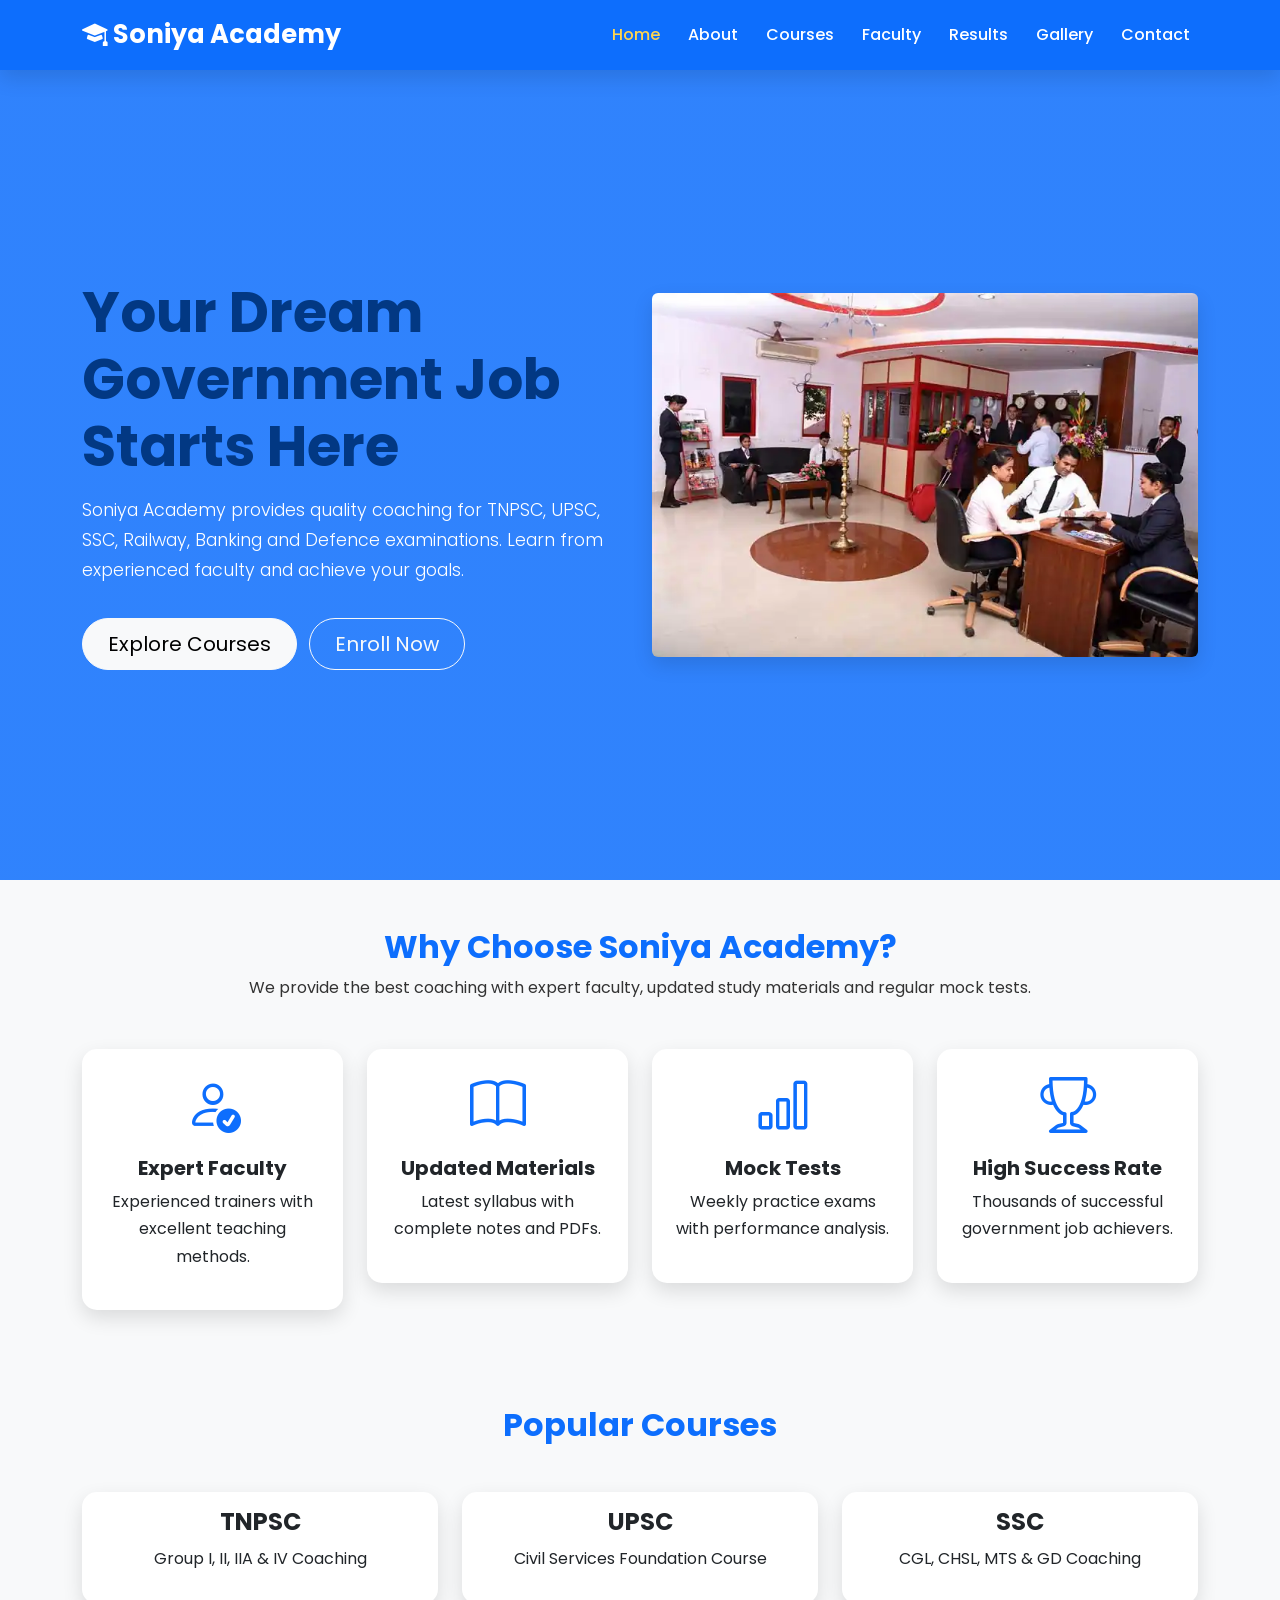
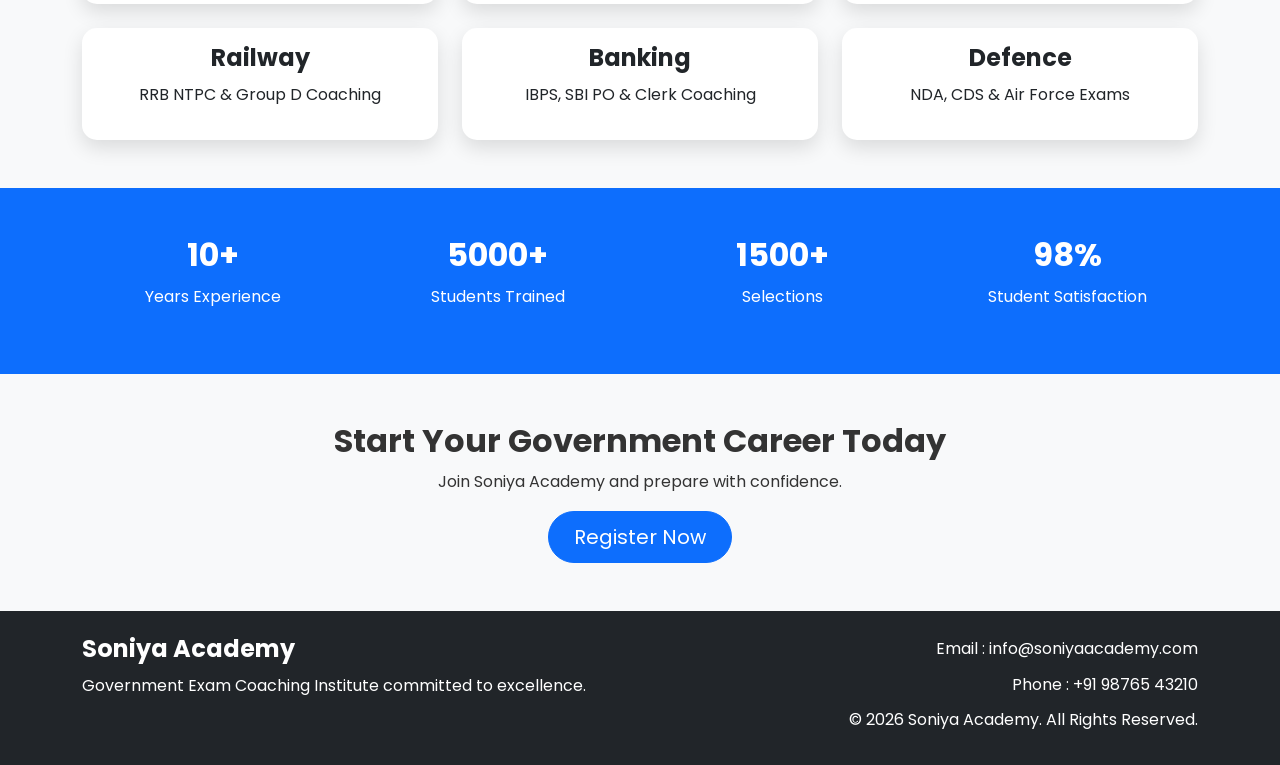
<file: Soniya-Academy-Website-main/Soniya-Academy/index.html>
<!DOCTYPE html>
<html lang="en">
<head>
    <meta charset="UTF-8">
    <meta name="viewport" content="width=device-width, initial-scale=1.0">
    <title>Soniya Academy | Government Exam Coaching</title>

    <!-- Bootstrap CSS -->
    <link href="https://cdn.jsdelivr.net/npm/bootstrap@5.3.3/dist/css/bootstrap.min.css" rel="stylesheet">

    <!-- Bootstrap Icons -->
    <link href="https://cdn.jsdelivr.net/npm/bootstrap-icons@1.11.3/font/bootstrap-icons.css" rel="stylesheet">

    <!-- Custom CSS -->
    <link rel="stylesheet" href="css/style.css">
</head>
<body>

<!-- Navbar -->
<nav class="navbar navbar-expand-lg navbar-dark bg-primary sticky-top shadow">
    <div class="container">
        <a class="navbar-brand fw-bold" href="index.html">
            <i class="bi bi-mortarboard-fill"></i> Soniya Academy
        </a>

        <button class="navbar-toggler" type="button" data-bs-toggle="collapse"
            data-bs-target="#navbarNav">
            <span class="navbar-toggler-icon"></span>
        </button>

        <div class="collapse navbar-collapse" id="navbarNav">
            <ul class="navbar-nav ms-auto">

                <li class="nav-item">
                    <a class="nav-link active" href="index.html">Home</a>
                </li>

                <li class="nav-item">
                    <a class="nav-link" href="about.html">About</a>
                </li>

                <li class="nav-item">
                    <a class="nav-link" href="courses.html">Courses</a>
                </li>

                <li class="nav-item">
                    <a class="nav-link" href="faculty.html">Faculty</a>
                </li>

                <li class="nav-item">
                    <a class="nav-link" href="results.html">Results</a>
                </li>
                <li class="nav-item">
                    <a class="nav-link" href="gallery.html">Gallery</a>
                </li>

                <li class="nav-item">
                    <a class="nav-link" href="contact.html">Contact</a>
                </li>

            </ul>
        </div>
    </div>
</nav>

<!-- Hero Section -->
<section class="hero text-white d-flex align-items-center">
    <div class="container">
        <div class="row align-items-center">

            <div class="col-lg-6">
                <h1 class="display-4 fw-bold">
                    Your Dream Government Job Starts Here
                </h1>

                <p class="lead mt-3">
                    Soniya Academy provides quality coaching for TNPSC,
                    UPSC, SSC, Railway, Banking and Defence examinations.
                    Learn from experienced faculty and achieve your goals.
                </p>

                <a href="courses.html" class="btn btn-light btn-lg mt-3 me-2">
                    Explore Courses
                </a>

                <a href="contact.html" class="btn btn-outline-light btn-lg mt-3">
                    Enroll Now
                </a>

            </div>

            <div class="col-lg-6 text-center">
                <img src="images/summa.jpg"
                    class="img-fluid rounded shadow"
                    alt="Students">
            </div>

        </div>
    </div>
</section>

<!-- About -->
<section class="py-5">
    <div class="container">

        <div class="text-center mb-5">
            <h2 class="fw-bold text-primary">Why Choose Soniya Academy?</h2>
            <p>
                We provide the best coaching with expert faculty,
                updated study materials and regular mock tests.
            </p>
        </div>

        <div class="row text-center">

            <div class="col-md-3">
                <div class="card border-0 shadow p-4">
                    <i class="bi bi-person-check display-4 text-primary"></i>
                    <h5 class="mt-3">Expert Faculty</h5>
                    <p>Experienced trainers with excellent teaching methods.</p>
                </div>
            </div>

            <div class="col-md-3">
                <div class="card border-0 shadow p-4">
                    <i class="bi bi-book display-4 text-primary"></i>
                    <h5 class="mt-3">Updated Materials</h5>
                    <p>Latest syllabus with complete notes and PDFs.</p>
                </div>
            </div>

            <div class="col-md-3">
                <div class="card border-0 shadow p-4">
                    <i class="bi bi-bar-chart display-4 text-primary"></i>
                    <h5 class="mt-3">Mock Tests</h5>
                    <p>Weekly practice exams with performance analysis.</p>
                </div>
            </div>

            <div class="col-md-3">
                <div class="card border-0 shadow p-4">
                    <i class="bi bi-trophy display-4 text-primary"></i>
                    <h5 class="mt-3">High Success Rate</h5>
                    <p>Thousands of successful government job achievers.</p>
                </div>
            </div>

        </div>

    </div>
</section>

<!-- Courses -->
<section class="py-5 bg-light">

<div class="container">

<div class="text-center mb-5">
<h2 class="fw-bold text-primary">Popular Courses</h2>
</div>

<div class="row g-4">

<div class="col-md-4">
<div class="card shadow h-100">
<div class="card-body text-center">
<h4>TNPSC</h4>
<p>Group I, II, IIA & IV Coaching</p>
</div>
</div>
</div>

<div class="col-md-4">
<div class="card shadow h-100">
<div class="card-body text-center">
<h4>UPSC</h4>
<p>Civil Services Foundation Course</p>
</div>
</div>
</div>

<div class="col-md-4">
<div class="card shadow h-100">
<div class="card-body text-center">
<h4>SSC</h4>
<p>CGL, CHSL, MTS & GD Coaching</p>
</div>
</div>
</div>

<div class="col-md-4">
<div class="card shadow h-100">
<div class="card-body text-center">
<h4>Railway</h4>
<p>RRB NTPC & Group D Coaching</p>
</div>
</div>
</div>

<div class="col-md-4">
<div class="card shadow h-100">
<div class="card-body text-center">
<h4>Banking</h4>
<p>IBPS, SBI PO & Clerk Coaching</p>
</div>
</div>
</div>

<div class="col-md-4">
<div class="card shadow h-100">
<div class="card-body text-center">
<h4>Defence</h4>
<p>NDA, CDS & Air Force Exams</p>
</div>
</div>
</div>

</div>

</div>

</section>

<!-- Statistics -->

<section class="py-5 text-white bg-primary">

<div class="container">

<div class="row text-center">

<div class="col-md-3">
<h2>10+</h2>
<p>Years Experience</p>
</div>

<div class="col-md-3">
<h2>5000+</h2>
<p>Students Trained</p>
</div>

<div class="col-md-3">
<h2>1500+</h2>
<p>Selections</p>
</div>

<div class="col-md-3">
<h2>98%</h2>
<p>Student Satisfaction</p>
</div>

</div>

</div>

</section>

<!-- Call to Action -->

<section class="py-5">

<div class="container text-center">

<h2 class="fw-bold">
Start Your Government Career Today
</h2>

<p>
Join Soniya Academy and prepare with confidence.
</p>

<a href="contact.html" class="btn btn-primary btn-lg">
Register Now
</a>

</div>

</section>

<!-- Footer -->

<footer class="bg-dark text-white py-4">

<div class="container">

<div class="row">

<div class="col-md-6">

<h4>Soniya Academy</h4>

<p>
Government Exam Coaching Institute
committed to excellence.
</p>

</div>

<div class="col-md-6 text-md-end">

<p>Email : info@soniyaacademy.com</p>

<p>Phone : +91 98765 43210</p>

<p>© 2026 Soniya Academy. All Rights Reserved.</p>

</div>

</div>

</div>

</footer>

<!-- Bootstrap JS -->

<script src="https://cdn.jsdelivr.net/npm/bootstrap@5.3.3/dist/js/bootstrap.bundle.min.js"></script>

<!-- Custom JS -->

<script src="js/script.js"></script>

</body>
</html>
</file>
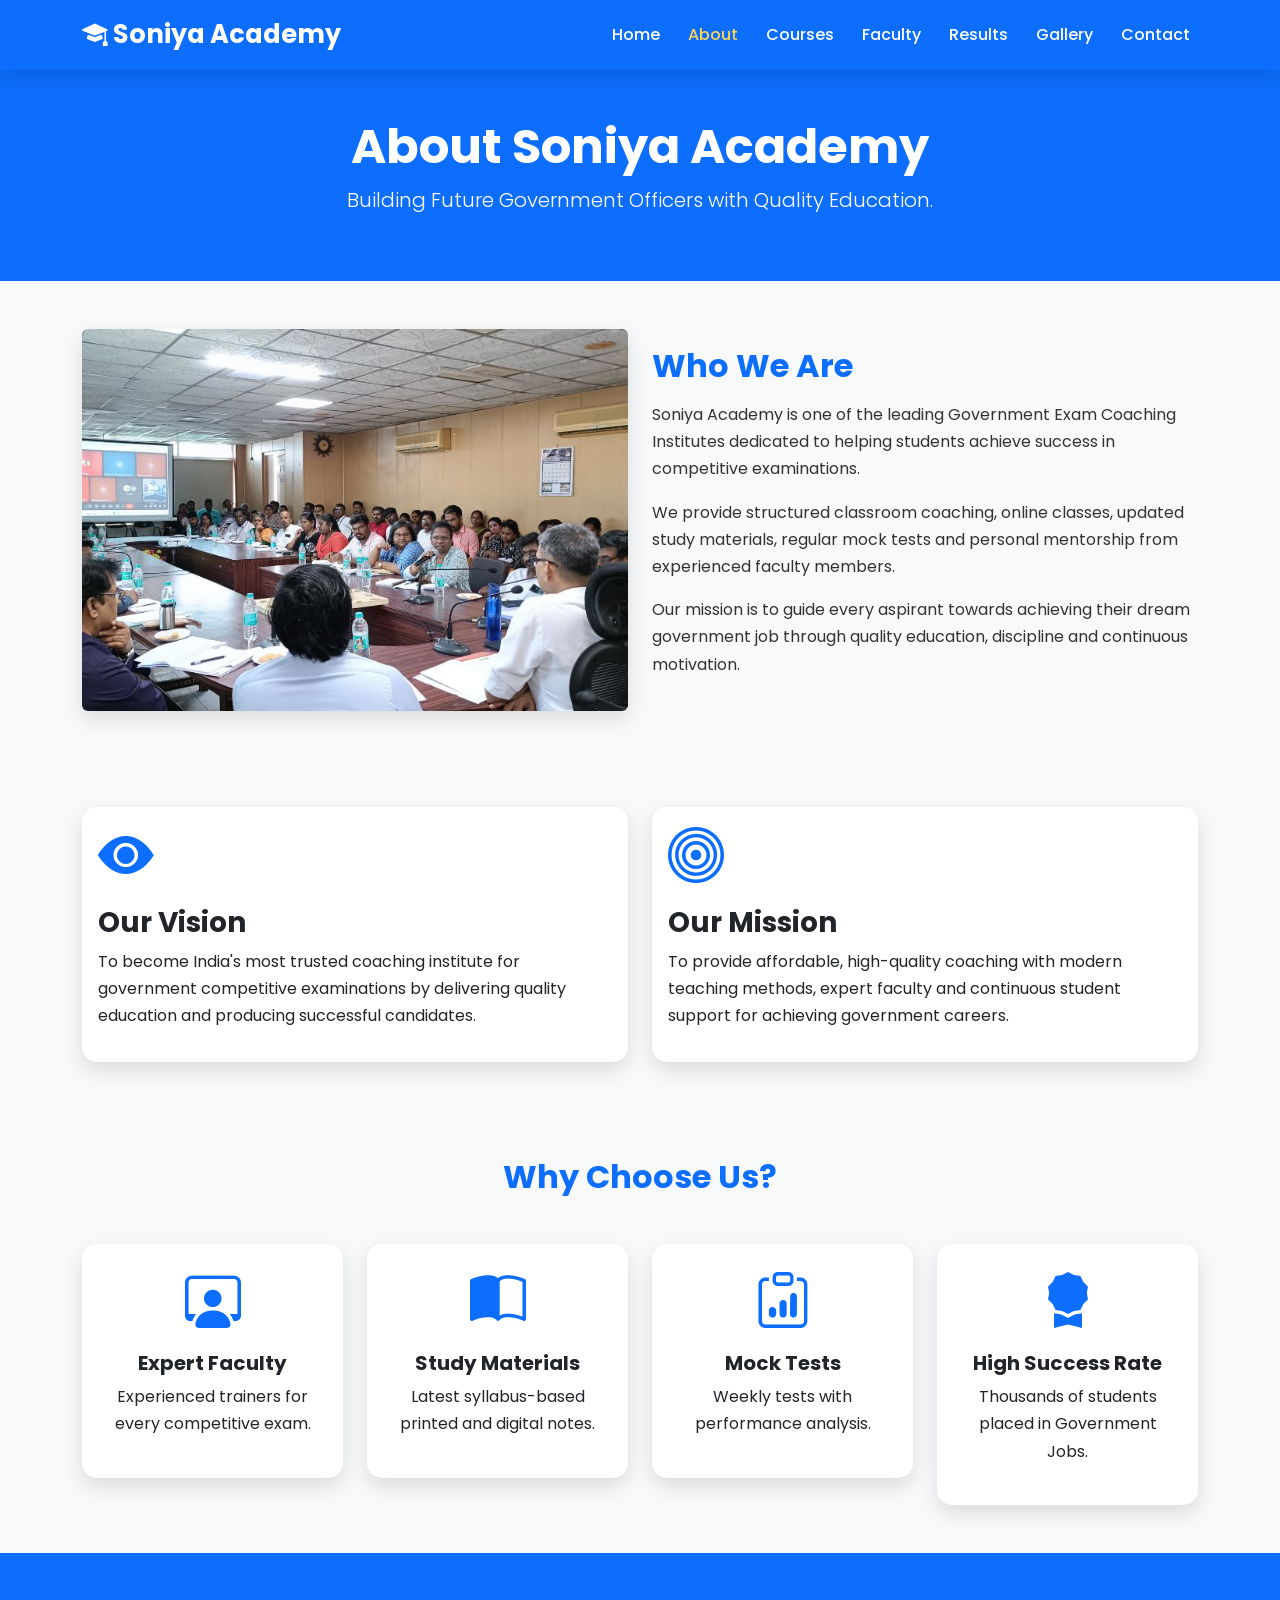
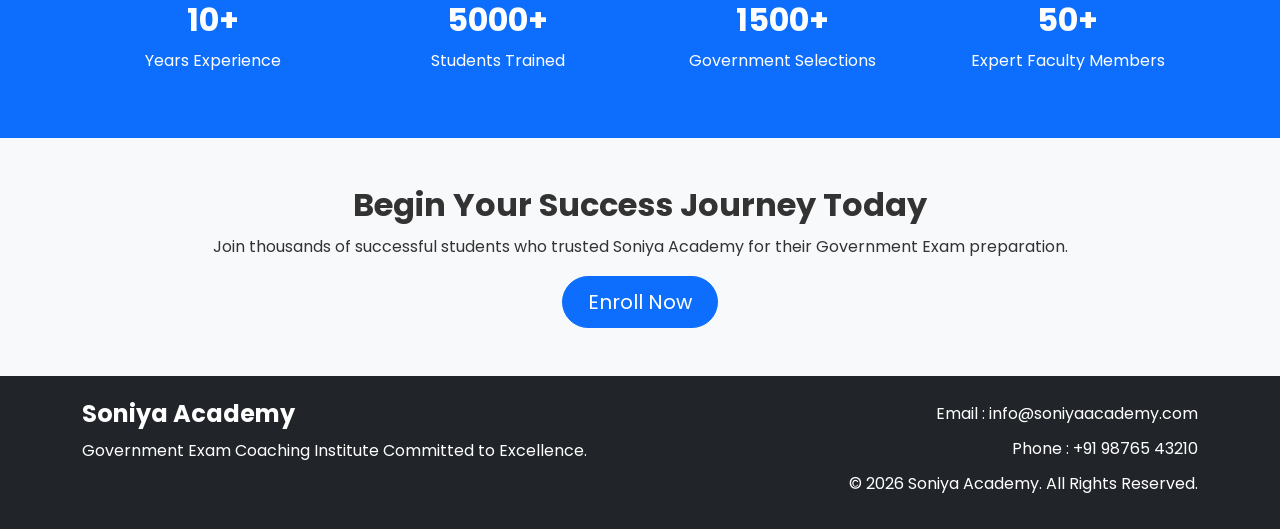
<file: Soniya-Academy-Website-main/Soniya-Academy/about.html>
<!DOCTYPE html>
<html lang="en">
<head>
    <meta charset="UTF-8">
    <meta name="viewport" content="width=device-width, initial-scale=1.0">
    <title>About Us | Soniya Academy</title>

    <!-- Bootstrap CSS -->
    <link href="https://cdn.jsdelivr.net/npm/bootstrap@5.3.3/dist/css/bootstrap.min.css" rel="stylesheet">

    <!-- Bootstrap Icons -->
    <link href="https://cdn.jsdelivr.net/npm/bootstrap-icons@1.11.3/font/bootstrap-icons.css" rel="stylesheet">

    <!-- Custom CSS -->
    <link rel="stylesheet" href="css/style.css">
</head>

<body>

<!-- Navbar -->
<nav class="navbar navbar-expand-lg navbar-dark bg-primary sticky-top shadow">
    <div class="container">

        <a class="navbar-brand fw-bold" href="index.html">
            <i class="bi bi-mortarboard-fill"></i> Soniya Academy
        </a>

        <button class="navbar-toggler" type="button"
            data-bs-toggle="collapse"
            data-bs-target="#navbarNav">

            <span class="navbar-toggler-icon"></span>

        </button>

        <div class="collapse navbar-collapse" id="navbarNav">

            <ul class="navbar-nav ms-auto">

                <li class="nav-item">
                    <a class="nav-link" href="index.html">Home</a>
                </li>

                <li class="nav-item">
                    <a class="nav-link active" href="about.html">About</a>
                </li>

                <li class="nav-item">
                    <a class="nav-link" href="courses.html">Courses</a>
                </li>

                <li class="nav-item">
                    <a class="nav-link" href="faculty.html">Faculty</a>
                </li>

                <li class="nav-item">
                    <a class="nav-link" href="results.html">Results</a>
                </li>
                <li class="nav-item">
                    <a class="nav-link" href="gallery.html">Gallery</a>
                </li>

                <li class="nav-item">
                    <a class="nav-link" href="contact.html">Contact</a>
                </li>

            </ul>

        </div>

    </div>
</nav>

<!-- Page Banner -->
<section class="bg-primary text-white py-5">
    <div class="container text-center">

        <h1 class="display-5 fw-bold">
            About Soniya Academy
        </h1>

        <p class="lead">
            Building Future Government Officers with Quality Education.
        </p>

    </div>
</section>

<!-- About Section -->
<section class="py-5">

<div class="container">

<div class="row align-items-center">

<div class="col-lg-6">

<img src="images/vision1.jpg"
class="img-fluid rounded shadow"
alt="Students">

</div>

<div class="col-lg-6">

<h2 class="text-primary fw-bold mb-3">
Who We Are
</h2>

<p>
Soniya Academy is one of the leading Government Exam Coaching
Institutes dedicated to helping students achieve success in
competitive examinations.
</p>

<p>
We provide structured classroom coaching, online classes,
updated study materials, regular mock tests and personal
mentorship from experienced faculty members.
</p>

<p>
Our mission is to guide every aspirant towards achieving
their dream government job through quality education,
discipline and continuous motivation.
</p>

</div>

</div>

</div>

</section>

<!-- Vision Mission -->

<section class="py-5 bg-light">

<div class="container">

<div class="row">

<div class="col-md-6">

<div class="card shadow border-0 h-100">

<div class="card-body">

<i class="bi bi-eye-fill display-4 text-primary"></i>

<h3 class="mt-3">
Our Vision
</h3>

<p>
To become India's most trusted coaching institute for
government competitive examinations by delivering
quality education and producing successful candidates.
</p>

</div>

</div>

</div>

<div class="col-md-6">

<div class="card shadow border-0 h-100">

<div class="card-body">

<i class="bi bi-bullseye display-4 text-primary"></i>

<h3 class="mt-3">
Our Mission
</h3>

<p>
To provide affordable, high-quality coaching with
modern teaching methods, expert faculty and continuous
student support for achieving government careers.
</p>

</div>

</div>

</div>

</div>

</div>

</section>

<!-- Why Choose Us -->

<section class="py-5">

<div class="container">

<div class="text-center mb-5">

<h2 class="fw-bold text-primary">
Why Choose Us?
</h2>

</div>

<div class="row g-4">

<div class="col-md-3">

<div class="card shadow border-0 text-center p-4">

<i class="bi bi-person-workspace display-4 text-primary"></i>

<h5 class="mt-3">
Expert Faculty
</h5>

<p>
Experienced trainers for every competitive exam.
</p>

</div>

</div>

<div class="col-md-3">

<div class="card shadow border-0 text-center p-4">

<i class="bi bi-book-half display-4 text-primary"></i>

<h5 class="mt-3">
Study Materials
</h5>

<p>
Latest syllabus-based printed and digital notes.
</p>

</div>

</div>

<div class="col-md-3">

<div class="card shadow border-0 text-center p-4">

<i class="bi bi-clipboard-data display-4 text-primary"></i>

<h5 class="mt-3">
Mock Tests
</h5>

<p>
Weekly tests with performance analysis.
</p>

</div>

</div>

<div class="col-md-3">

<div class="card shadow border-0 text-center p-4">

<i class="bi bi-award-fill display-4 text-primary"></i>

<h5 class="mt-3">
High Success Rate
</h5>

<p>
Thousands of students placed in Government Jobs.
</p>

</div>

</div>

</div>

</div>

</section>

<!-- Achievements -->

<section class="py-5 bg-primary text-white">

<div class="container">

<div class="row text-center">

<div class="col-md-3">

<h2>10+</h2>

<p>Years Experience</p>

</div>

<div class="col-md-3">

<h2>5000+</h2>

<p>Students Trained</p>

</div>

<div class="col-md-3">

<h2>1500+</h2>

<p>Government Selections</p>

</div>

<div class="col-md-3">

<h2>50+</h2>

<p>Expert Faculty Members</p>

</div>

</div>

</div>

</section>

<!-- CTA -->

<section class="py-5">

<div class="container text-center">

<h2 class="fw-bold">
Begin Your Success Journey Today
</h2>

<p>
Join thousands of successful students who trusted
Soniya Academy for their Government Exam preparation.
</p>

<a href="contact.html" class="btn btn-primary btn-lg">
Enroll Now
</a>

</div>

</section>

<!-- Footer -->

<footer class="bg-dark text-white py-4">

<div class="container">

<div class="row">

<div class="col-md-6">

<h4>Soniya Academy</h4>

<p>
Government Exam Coaching Institute
Committed to Excellence.
</p>

</div>

<div class="col-md-6 text-md-end">

<p>Email : info@soniyaacademy.com</p>

<p>Phone : +91 98765 43210</p>

<p>© 2026 Soniya Academy. All Rights Reserved.</p>

</div>

</div>

</div>

</footer>

<!-- Bootstrap JS -->

<script src="https://cdn.jsdelivr.net/npm/bootstrap@5.3.3/dist/js/bootstrap.bundle.min.js"></script>

<!-- Custom JS -->

<script src="js/script.js"></script>

</body>
</html>
</file>
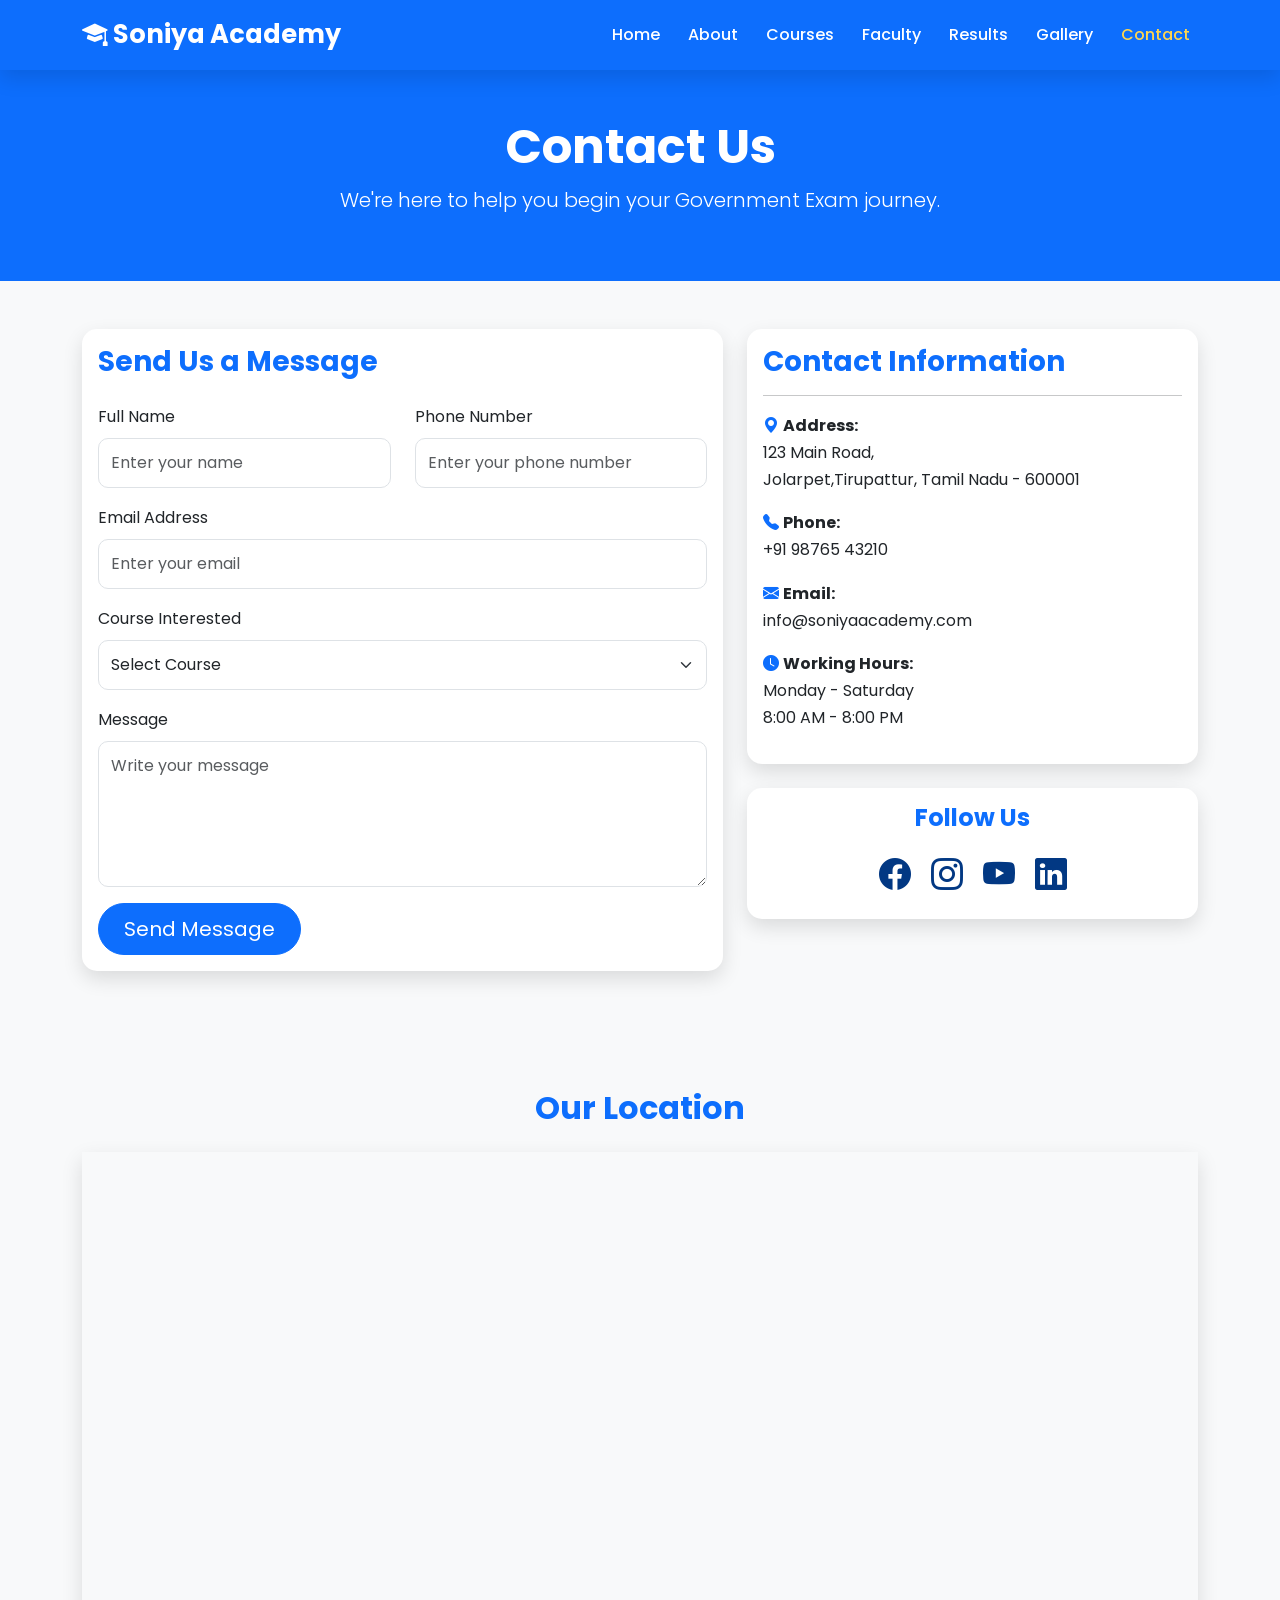
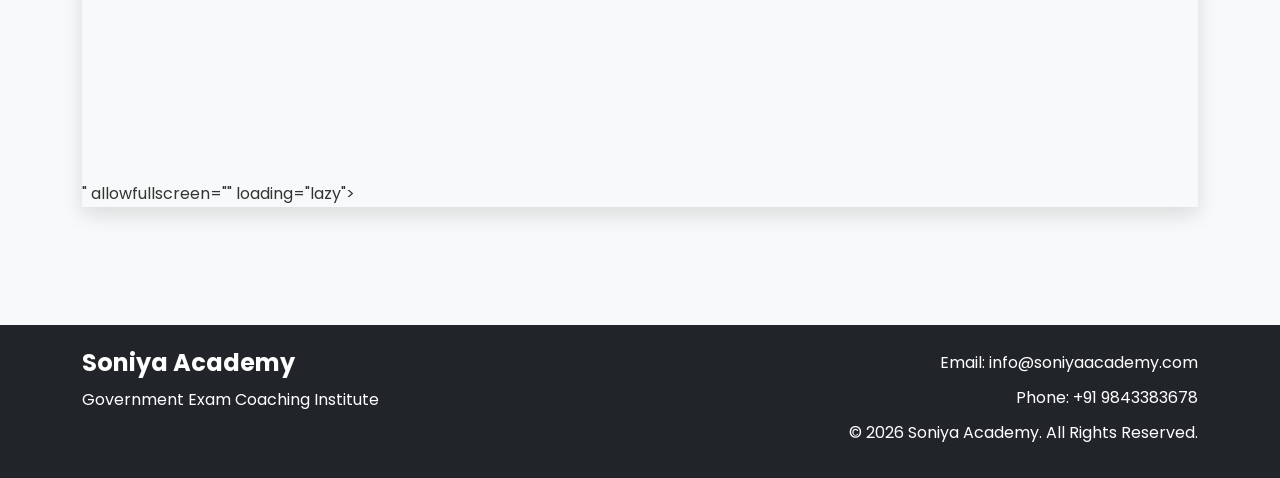
<file: Soniya-Academy-Website-main/Soniya-Academy/contact.html>
<!DOCTYPE html>
<html lang="en">
<head>
    <meta charset="UTF-8">
    <meta name="viewport" content="width=device-width, initial-scale=1.0">
    <title>Contact | Soniya Academy</title>

    <!-- Bootstrap CSS -->
    <link href="https://cdn.jsdelivr.net/npm/bootstrap@5.3.3/dist/css/bootstrap.min.css" rel="stylesheet">

    <!-- Bootstrap Icons -->
    <link href="https://cdn.jsdelivr.net/npm/bootstrap-icons@1.11.3/font/bootstrap-icons.css" rel="stylesheet">

    <!-- Custom CSS -->
    <link rel="stylesheet" href="css/style.css">
</head>

<body>

<!-- Navbar -->
<nav class="navbar navbar-expand-lg navbar-dark bg-primary sticky-top shadow">
    <div class="container">

        <a class="navbar-brand fw-bold" href="index.html">
            <i class="bi bi-mortarboard-fill"></i> Soniya Academy
        </a>

        <button class="navbar-toggler" type="button"
                data-bs-toggle="collapse"
                data-bs-target="#navbarNav">
            <span class="navbar-toggler-icon"></span>
        </button>

        <div class="collapse navbar-collapse" id="navbarNav">

            <ul class="navbar-nav ms-auto">

                <li class="nav-item">
                    <a class="nav-link" href="index.html">Home</a>
                </li>

                <li class="nav-item">
                    <a class="nav-link" href="about.html">About</a>
                </li>

                <li class="nav-item">
                    <a class="nav-link" href="courses.html">Courses</a>
                </li>

                <li class="nav-item">
                    <a class="nav-link" href="faculty.html">Faculty</a>
                </li>

                <li class="nav-item">
                    <a class="nav-link" href="results.html">Results</a>
                </li>
                <li class="nav-item">
                    <a class="nav-link" href="gallery.html">Gallery</a>
                </li>

                <li class="nav-item">
                    <a class="nav-link active" href="contact.html">Contact</a>
                </li>

            </ul>

        </div>

    </div>
</nav>

<!-- Banner -->
<section class="bg-primary text-white py-5">

<div class="container text-center">

<h1 class="display-5 fw-bold">
Contact Us
</h1>

<p class="lead">
We're here to help you begin your Government Exam journey.
</p>

</div>

</section>

<!-- Contact Section -->

<section class="py-5">

<div class="container">

<div class="row">

<!-- Contact Form -->

<div class="col-lg-7">

<div class="card shadow border-0">

<div class="card-body">

<h3 class="text-primary mb-4">
Send Us a Message
</h3>

<form>

<div class="row">

<div class="col-md-6 mb-3">
<label class="form-label">Full Name</label>
<input type="text" class="form-control" placeholder="Enter your name">
</div>

<div class="col-md-6 mb-3">
<label class="form-label">Phone Number</label>
<input type="tel" class="form-control" placeholder="Enter your phone number">
</div>

</div>

<div class="mb-3">
<label class="form-label">Email Address</label>
<input type="email" class="form-control" placeholder="Enter your email">
</div>

<div class="mb-3">
<label class="form-label">Course Interested</label>

<select class="form-select">

<option>Select Course</option>
<option>TNPSC</option>
<option>UPSC</option>
<option>SSC</option>
<option>Railway</option>
<option>Banking</option>
<option>Defence</option>

</select>

</div>

<div class="mb-3">

<label class="form-label">
Message
</label>

<textarea class="form-control" rows="5"
placeholder="Write your message"></textarea>

</div>

<button class="btn btn-primary btn-lg" type="submit">
Send Message
</button>

</form>

</div>

</div>

</div>

<!-- Contact Info -->

<div class="col-lg-5">

<div class="card shadow border-0 mb-4">

<div class="card-body">

<h3 class="text-primary">
Contact Information
</h3>

<hr>

<p>
<i class="bi bi-geo-alt-fill text-primary"></i>
<strong> Address:</strong><br>
123 Main Road,<br>
Jolarpet,Tirupattur, Tamil Nadu - 600001
</p>

<p>
<i class="bi bi-telephone-fill text-primary"></i>
<strong> Phone:</strong><br>
+91 98765 43210
</p>

<p>
<i class="bi bi-envelope-fill text-primary"></i>
<strong> Email:</strong><br>
info@soniyaacademy.com
</p>

<p>
<i class="bi bi-clock-fill text-primary"></i>
<strong> Working Hours:</strong><br>
Monday - Saturday<br>
8:00 AM - 8:00 PM
</p>

</div>

</div>

<div class="card shadow border-0">

<div class="card-body text-center">

<h4 class="text-primary">
Follow Us
</h4>

<div class="mt-3">

<i class="bi bi-facebook fs-2 me-3"></i>

<i class="bi bi-instagram fs-2 me-3"></i>

<i class="bi bi-youtube fs-2 me-3"></i>

<i class="bi bi-linkedin fs-2"></i>

</div>

</div>

</div>

</div>

</div>

</div>

</section>

<!-- Google Maps -->

<section>

<div class="container mb-5">

<h2 class="text-center text-primary mb-4">
Our Location
</h2>

<div class="ratio ratio-16x9 shadow">

<iframe src="https://www.google.com/maps/embed?pb=!1m18!1m12!1m3!1d3894.2088825528217!2d78.58992947483422!3d12.568473987711071!2m3!1f0!2f0!3f0!3m2!1i1024!2i768!4f13.1!3m3!1m2!1s0x3badab012eeb7695%3A0x2b92cb4905a0339a!2sSONIYA%20ACADEMY!5e0!3m2!1sen!2sin!4v1783846270891!5m2!1sen!2sin" width="600" height="450" style="border:0;" allowfullscreen="" loading="lazy" referrerpolicy="strict-origin-when-cross-origin"></iframe>"
allowfullscreen=""
loading="lazy">
</iframe>

</div>

</div>

</section>

<!-- Footer -->

<footer class="bg-dark text-white py-4">

<div class="container">

<div class="row">

<div class="col-md-6">

<h4>Soniya Academy</h4>

<p>
Government Exam Coaching Institute
</p>

</div>

<div class="col-md-6 text-md-end">

<p>Email: info@soniyaacademy.com</p>

<p>Phone: +91 9843383678</p>

<p>© 2026 Soniya Academy. All Rights Reserved.</p>

</div>

</div>

</div>

</footer>

<!-- Bootstrap JS -->

<script src="https://cdn.jsdelivr.net/npm/bootstrap@5.3.3/dist/js/bootstrap.bundle.min.js"></script>

<!-- Custom JS -->

<script src="js/script.js"></script>

</body>
</html>
</file>
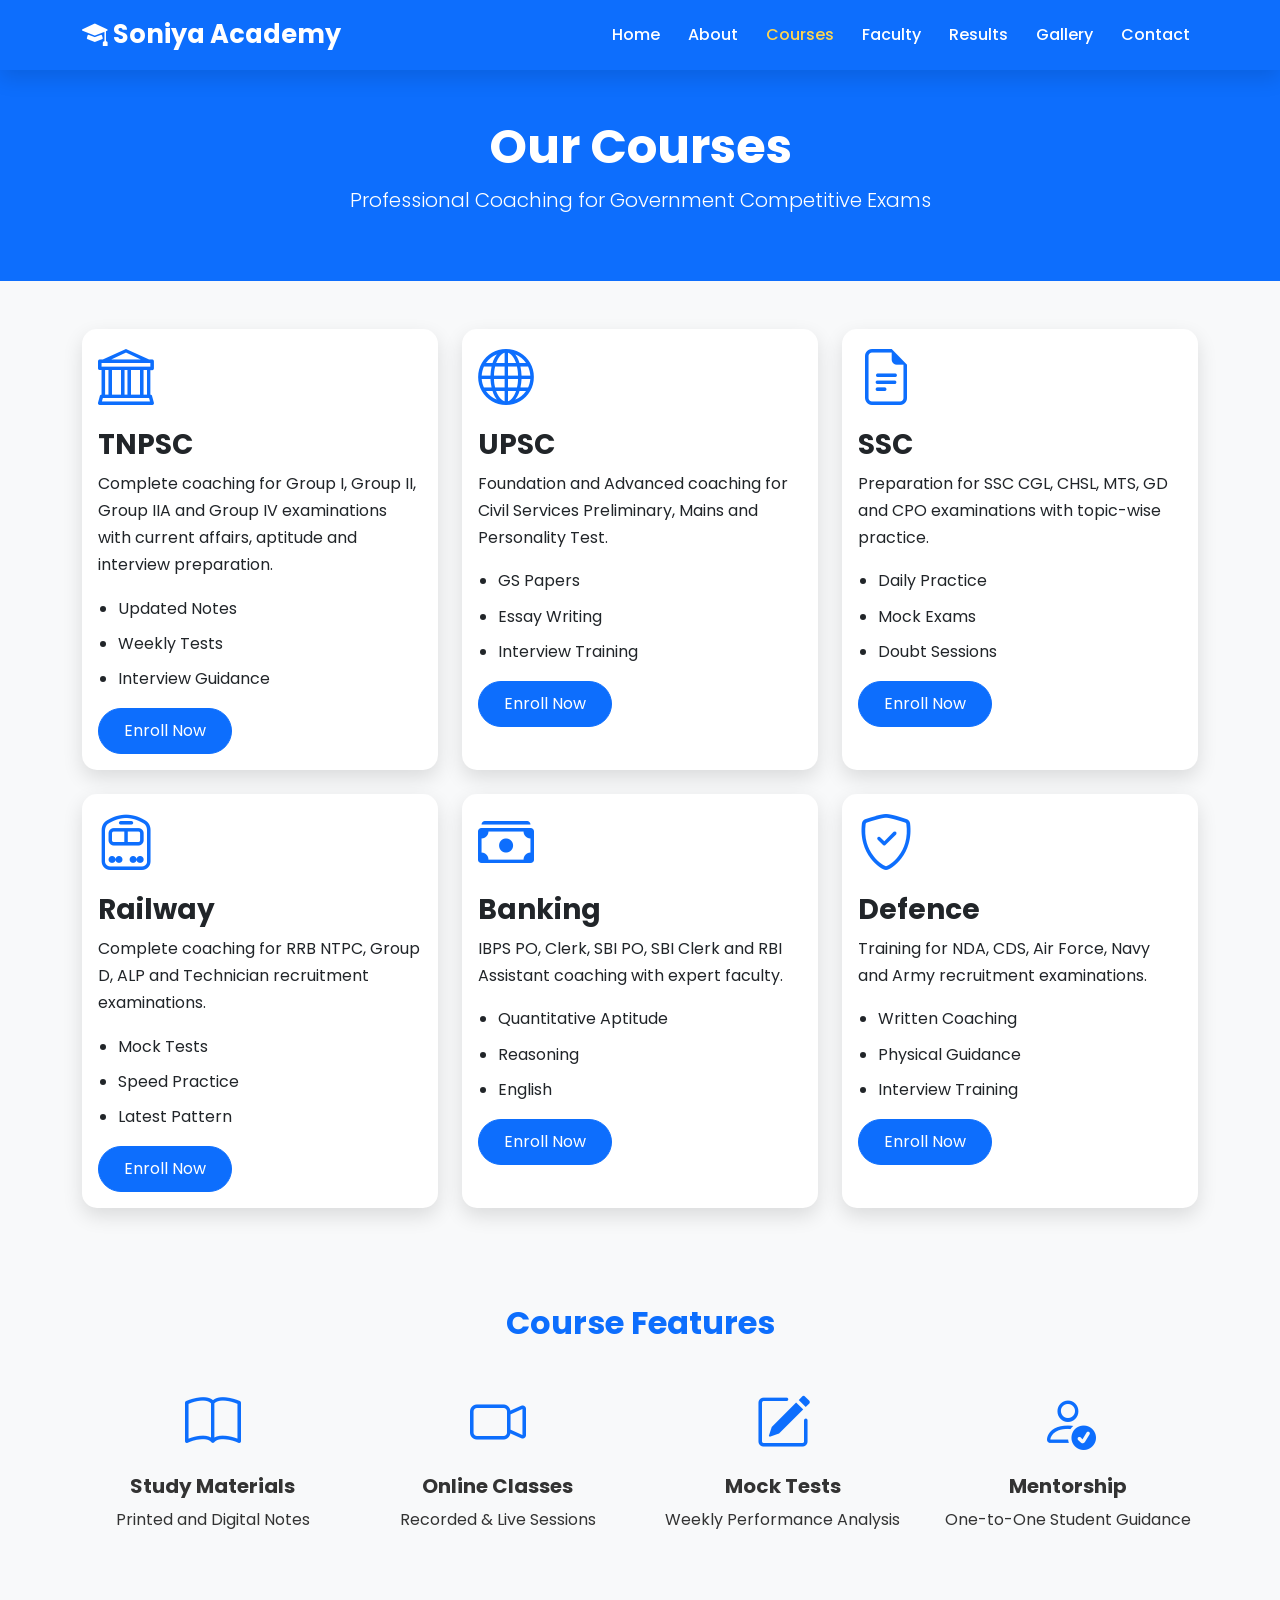
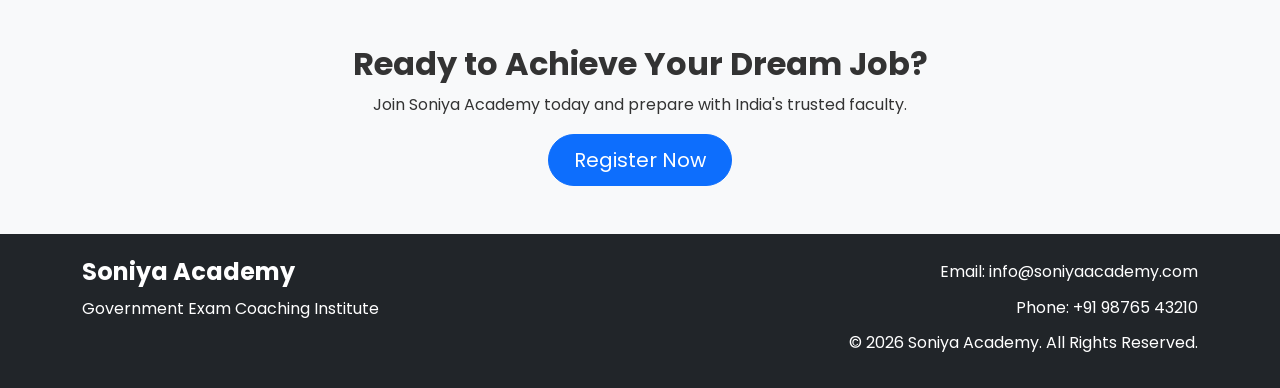
<file: Soniya-Academy-Website-main/Soniya-Academy/courses.html>
<!DOCTYPE html>
<html lang="en">
<head>
    <meta charset="UTF-8">
    <meta name="viewport" content="width=device-width, initial-scale=1.0">
    <title>Courses | Soniya Academy</title>

    <!-- Bootstrap CSS -->
    <link href="https://cdn.jsdelivr.net/npm/bootstrap@5.3.3/dist/css/bootstrap.min.css" rel="stylesheet">

    <!-- Bootstrap Icons -->
    <link href="https://cdn.jsdelivr.net/npm/bootstrap-icons@1.11.3/font/bootstrap-icons.css" rel="stylesheet">

    <!-- Custom CSS -->
    <link rel="stylesheet" href="css/style.css">
</head>

<body>

<!-- Navbar -->
<nav class="navbar navbar-expand-lg navbar-dark bg-primary sticky-top shadow">
    <div class="container">

        <a class="navbar-brand fw-bold" href="index.html">
            <i class="bi bi-mortarboard-fill"></i> Soniya Academy
        </a>

        <button class="navbar-toggler" type="button"
                data-bs-toggle="collapse"
                data-bs-target="#navbarNav">
            <span class="navbar-toggler-icon"></span>
        </button>

        <div class="collapse navbar-collapse" id="navbarNav">

            <ul class="navbar-nav ms-auto">

                <li class="nav-item">
                    <a class="nav-link" href="index.html">Home</a>
                </li>

                <li class="nav-item">
                    <a class="nav-link" href="about.html">About</a>
                </li>

                <li class="nav-item">
                    <a class="nav-link active" href="courses.html">Courses</a>
                </li>

                <li class="nav-item">
                    <a class="nav-link" href="faculty.html">Faculty</a>
                </li>

                <li class="nav-item">
                    <a class="nav-link" href="results.html">Results</a>
                </li>
                <li class="nav-item">
                    <a class="nav-link" href="gallery.html">Gallery</a>
                </li>

                <li class="nav-item">
                    <a class="nav-link" href="contact.html">Contact</a>
                </li>

            </ul>

        </div>

    </div>
</nav>

<!-- Banner -->

<section class="bg-primary text-white py-5">

<div class="container text-center">

<h1 class="display-5 fw-bold">
Our Courses
</h1>

<p class="lead">
Professional Coaching for Government Competitive Exams
</p>

</div>

</section>

<!-- Courses -->

<section class="py-5">

<div class="container">

<div class="row g-4">

<!-- TNPSC -->

<div class="col-lg-4 col-md-6">

<div class="card shadow h-100 border-0">

<div class="card-body">

<i class="bi bi-bank display-4 text-primary"></i>

<h3 class="mt-3">
TNPSC
</h3>

<p>
Complete coaching for Group I, Group II, Group IIA and Group IV examinations with current affairs, aptitude and interview preparation.
</p>

<ul>
<li>Updated Notes</li>
<li>Weekly Tests</li>
<li>Interview Guidance</li>
</ul>

<a href="contact.html" class="btn btn-primary">
Enroll Now
</a>

</div>

</div>

</div>

<!-- UPSC -->

<div class="col-lg-4 col-md-6">

<div class="card shadow h-100 border-0">

<div class="card-body">

<i class="bi bi-globe display-4 text-primary"></i>

<h3 class="mt-3">
UPSC
</h3>

<p>
Foundation and Advanced coaching for Civil Services Preliminary, Mains and Personality Test.
</p>

<ul>
<li>GS Papers</li>
<li>Essay Writing</li>
<li>Interview Training</li>
</ul>

<a href="contact.html" class="btn btn-primary">
Enroll Now
</a>

</div>

</div>

</div>

<!-- SSC -->

<div class="col-lg-4 col-md-6">

<div class="card shadow h-100 border-0">

<div class="card-body">

<i class="bi bi-file-earmark-text display-4 text-primary"></i>

<h3 class="mt-3">
SSC
</h3>

<p>
Preparation for SSC CGL, CHSL, MTS, GD and CPO examinations with topic-wise practice.
</p>

<ul>
<li>Daily Practice</li>
<li>Mock Exams</li>
<li>Doubt Sessions</li>
</ul>

<a href="contact.html" class="btn btn-primary">
Enroll Now
</a>

</div>

</div>

</div>

<!-- Railway -->

<div class="col-lg-4 col-md-6">

<div class="card shadow h-100 border-0">

<div class="card-body">

<i class="bi bi-train-front display-4 text-primary"></i>

<h3 class="mt-3">
Railway
</h3>

<p>
Complete coaching for RRB NTPC, Group D, ALP and Technician recruitment examinations.
</p>

<ul>
<li>Mock Tests</li>
<li>Speed Practice</li>
<li>Latest Pattern</li>
</ul>

<a href="contact.html" class="btn btn-primary">
Enroll Now
</a>

</div>

</div>

</div>

<!-- Banking -->

<div class="col-lg-4 col-md-6">

<div class="card shadow h-100 border-0">

<div class="card-body">

<i class="bi bi-cash-stack display-4 text-primary"></i>

<h3 class="mt-3">
Banking
</h3>

<p>
IBPS PO, Clerk, SBI PO, SBI Clerk and RBI Assistant coaching with expert faculty.
</p>

<ul>
<li>Quantitative Aptitude</li>
<li>Reasoning</li>
<li>English</li>
</ul>

<a href="contact.html" class="btn btn-primary">
Enroll Now
</a>

</div>

</div>

</div>

<!-- Defence -->

<div class="col-lg-4 col-md-6">

<div class="card shadow h-100 border-0">

<div class="card-body">

<i class="bi bi-shield-check display-4 text-primary"></i>

<h3 class="mt-3">
Defence
</h3>

<p>
Training for NDA, CDS, Air Force, Navy and Army recruitment examinations.
</p>

<ul>
<li>Written Coaching</li>
<li>Physical Guidance</li>
<li>Interview Training</li>
</ul>

<a href="contact.html" class="btn btn-primary">
Enroll Now
</a>

</div>

</div>

</div>

</div>

</div>

</section>

<!-- Features -->

<section class="py-5 bg-light">

<div class="container">

<h2 class="text-center text-primary fw-bold mb-5">
Course Features
</h2>

<div class="row text-center">

<div class="col-md-3">
<i class="bi bi-book display-4 text-primary"></i>
<h5 class="mt-3">Study Materials</h5>
<p>Printed and Digital Notes</p>
</div>

<div class="col-md-3">
<i class="bi bi-camera-video display-4 text-primary"></i>
<h5 class="mt-3">Online Classes</h5>
<p>Recorded & Live Sessions</p>
</div>

<div class="col-md-3">
<i class="bi bi-pencil-square display-4 text-primary"></i>
<h5 class="mt-3">Mock Tests</h5>
<p>Weekly Performance Analysis</p>
</div>

<div class="col-md-3">
<i class="bi bi-person-check display-4 text-primary"></i>
<h5 class="mt-3">Mentorship</h5>
<p>One-to-One Student Guidance</p>
</div>

</div>

</div>

</section>

<!-- CTA -->

<section class="py-5 text-center">

<div class="container">

<h2 class="fw-bold">
Ready to Achieve Your Dream Job?
</h2>

<p>
Join Soniya Academy today and prepare with India's trusted faculty.
</p>

<a href="contact.html" class="btn btn-primary btn-lg">
Register Now
</a>

</div>

</section>

<!-- Footer -->

<footer class="bg-dark text-white py-4">

<div class="container">

<div class="row">

<div class="col-md-6">

<h4>Soniya Academy</h4>

<p>
Government Exam Coaching Institute
</p>

</div>

<div class="col-md-6 text-md-end">

<p>Email: info@soniyaacademy.com</p>

<p>Phone: +91 98765 43210</p>

<p>© 2026 Soniya Academy. All Rights Reserved.</p>

</div>

</div>

</div>

</footer>

<!-- Bootstrap JS -->

<script src="https://cdn.jsdelivr.net/npm/bootstrap@5.3.3/dist/js/bootstrap.bundle.min.js"></script>

<!-- Custom JS -->

<script src="js/script.js"></script>

</body>
</html>
</file>
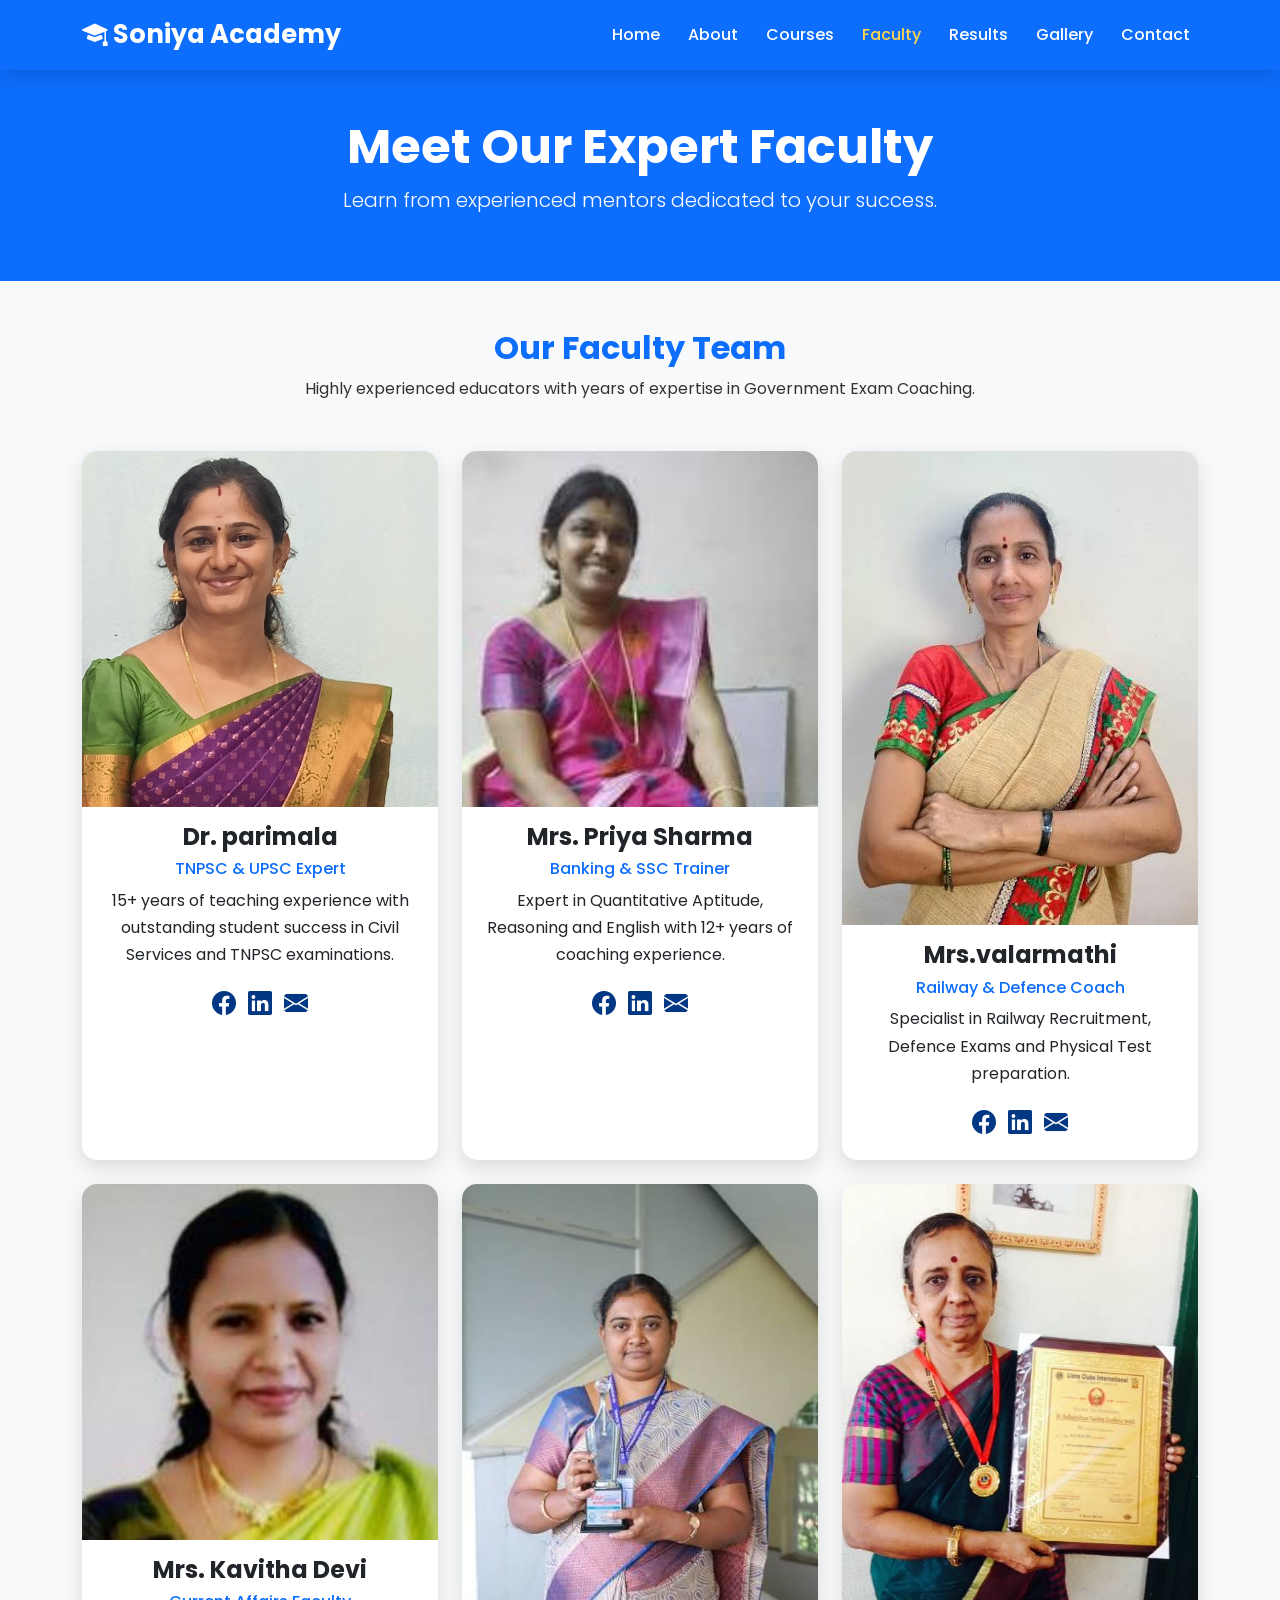
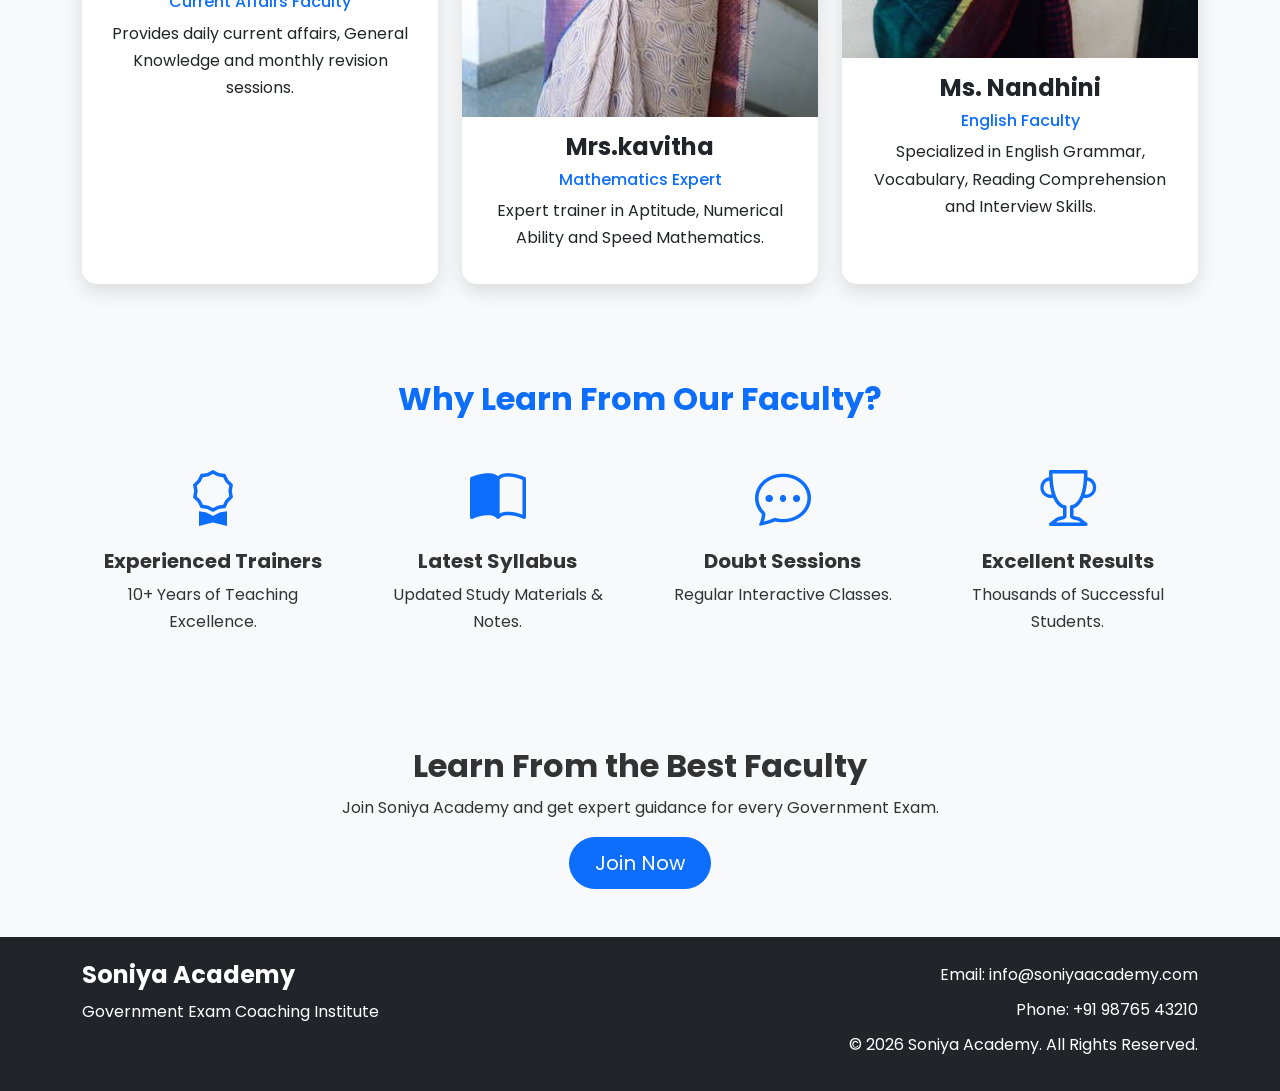
<file: Soniya-Academy-Website-main/Soniya-Academy/faculty.html>
<!DOCTYPE html>
<html lang="en">
<head>
    <meta charset="UTF-8">
    <meta name="viewport" content="width=device-width, initial-scale=1.0">
    <title>Faculty | Soniya Academy</title>

    <!-- Bootstrap CSS -->
    <link href="https://cdn.jsdelivr.net/npm/bootstrap@5.3.3/dist/css/bootstrap.min.css" rel="stylesheet">

    <!-- Bootstrap Icons -->
    <link href="https://cdn.jsdelivr.net/npm/bootstrap-icons@1.11.3/font/bootstrap-icons.css" rel="stylesheet">

    <!-- Custom CSS -->
    <link rel="stylesheet" href="css/style.css">
</head>

<body>

<!-- Navbar -->
<nav class="navbar navbar-expand-lg navbar-dark bg-primary sticky-top shadow">
    <div class="container">

        <a class="navbar-brand fw-bold" href="index.html">
            <i class="bi bi-mortarboard-fill"></i> Soniya Academy
        </a>

        <button class="navbar-toggler" type="button"
                data-bs-toggle="collapse"
                data-bs-target="#navbarNav">
            <span class="navbar-toggler-icon"></span>
        </button>

        <div class="collapse navbar-collapse" id="navbarNav">
            <ul class="navbar-nav ms-auto">

                <li class="nav-item">
                    <a class="nav-link" href="index.html">Home</a>
                </li>

                <li class="nav-item">
                    <a class="nav-link" href="about.html">About</a>
                </li>

                <li class="nav-item">
                    <a class="nav-link" href="courses.html">Courses</a>
                </li>

                <li class="nav-item">
                    <a class="nav-link active" href="faculty.html">Faculty</a>
                </li>

                <li class="nav-item">
                    <a class="nav-link" href="results.html">Results</a>
                </li>
                <li class="nav-item">
                    <a class="nav-link" href="gallery.html">Gallery</a>
                </li>

                <li class="nav-item">
                    <a class="nav-link" href="contact.html">Contact</a>
                </li>

            </ul>
        </div>

    </div>
</nav>

<!-- Page Banner -->
<section class="bg-primary text-white py-5">
    <div class="container text-center">

        <h1 class="display-5 fw-bold">
            Meet Our Expert Faculty
        </h1>

        <p class="lead">
            Learn from experienced mentors dedicated to your success.
        </p>

    </div>
</section>

<!-- Faculty Section -->
<section class="py-5">

<div class="container">

<div class="text-center mb-5">

<h2 class="fw-bold text-primary">
Our Faculty Team
</h2>

<p>
Highly experienced educators with years of expertise in Government Exam Coaching.
</p>

</div>

<div class="row g-4">

<!-- Faculty 1 -->

<div class="col-lg-4 col-md-6">

<div class="card shadow border-0 h-100">

<img src="images/faculty1.jpg"
class="card-img-top"
alt="Faculty">

<div class="card-body text-center">

<h4>Dr. parimala</h4>

<h6 class="text-primary">
TNPSC & UPSC Expert
</h6>

<p>
15+ years of teaching experience with outstanding student success in Civil Services and TNPSC examinations.
</p>

<div class="mt-3">
<i class="bi bi-facebook fs-4 me-2"></i>
<i class="bi bi-linkedin fs-4 me-2"></i>
<i class="bi bi-envelope-fill fs-4"></i>
</div>

</div>

</div>

</div>

<!-- Faculty 2 -->

<div class="col-lg-4 col-md-6">

<div class="card shadow border-0 h-100">

<img src="images/faculty2.jpg"
class="card-img-top"
alt="Faculty">

<div class="card-body text-center">

<h4>Mrs. Priya Sharma</h4>

<h6 class="text-primary">
Banking & SSC Trainer
</h6>

<p>
Expert in Quantitative Aptitude, Reasoning and English with 12+ years of coaching experience.
</p>

<div class="mt-3">
<i class="bi bi-facebook fs-4 me-2"></i>
<i class="bi bi-linkedin fs-4 me-2"></i>
<i class="bi bi-envelope-fill fs-4"></i>
</div>

</div>

</div>

</div>

<!-- Faculty 3 -->

<div class="col-lg-4 col-md-6">

<div class="card shadow border-0 h-100">

<img src="images/faculty3.jpg"
class="card-img-top"
alt="Faculty">

<div class="card-body text-center">

<h4>Mrs.valarmathi</h4>

<h6 class="text-primary">
Railway & Defence Coach
</h6>

<p>
Specialist in Railway Recruitment, Defence Exams and Physical Test preparation.
</p>

<div class="mt-3">
<i class="bi bi-facebook fs-4 me-2"></i>
<i class="bi bi-linkedin fs-4 me-2"></i>
<i class="bi bi-envelope-fill fs-4"></i>
</div>

</div>

</div>

</div>

<!-- Faculty 4 -->

<div class="col-lg-4 col-md-6">

<div class="card shadow border-0 h-100">

<img src="images/faculty4.jpg"
class="card-img-top"
alt="Faculty">

<div class="card-body text-center">

<h4>Mrs. Kavitha Devi</h4>

<h6 class="text-primary">
Current Affairs Faculty
</h6>

<p>
Provides daily current affairs, General Knowledge and monthly revision sessions.
</p>

</div>

</div>

</div>

<!-- Faculty 5 -->

<div class="col-lg-4 col-md-6">

<div class="card shadow border-0 h-100">

<img src="images/faculty5.jpg"
class="card-img-top"
alt="Faculty">

<div class="card-body text-center">

<h4>Mrs.kavitha</h4>

<h6 class="text-primary">
Mathematics Expert
</h6>

<p>
Expert trainer in Aptitude, Numerical Ability and Speed Mathematics.
</p>

</div>

</div>

</div>

<!-- Faculty 6 -->

<div class="col-lg-4 col-md-6">

<div class="card shadow border-0 h-100">

<img src="images/faculty6.jpg"
class="card-img-top"
alt="Faculty">

<div class="card-body text-center">

<h4>Ms. Nandhini</h4>

<h6 class="text-primary">
English Faculty
</h6>

<p>
Specialized in English Grammar, Vocabulary, Reading Comprehension and Interview Skills.
</p>

</div>

</div>

</div>

</div>

</div>

</section>

<!-- Why Our Faculty -->

<section class="py-5 bg-light">

<div class="container">

<h2 class="text-center text-primary fw-bold mb-5">
Why Learn From Our Faculty?
</h2>

<div class="row text-center">

<div class="col-md-3">
<i class="bi bi-award display-4 text-primary"></i>
<h5 class="mt-3">Experienced Trainers</h5>
<p>10+ Years of Teaching Excellence.</p>
</div>

<div class="col-md-3">
<i class="bi bi-book-half display-4 text-primary"></i>
<h5 class="mt-3">Latest Syllabus</h5>
<p>Updated Study Materials & Notes.</p>
</div>

<div class="col-md-3">
<i class="bi bi-chat-dots display-4 text-primary"></i>
<h5 class="mt-3">Doubt Sessions</h5>
<p>Regular Interactive Classes.</p>
</div>

<div class="col-md-3">
<i class="bi bi-trophy display-4 text-primary"></i>
<h5 class="mt-3">Excellent Results</h5>
<p>Thousands of Successful Students.</p>
</div>

</div>

</div>

</section>

<!-- CTA -->

<section class="py-5 text-center">

<div class="container">

<h2 class="fw-bold">
Learn From the Best Faculty
</h2>

<p>
Join Soniya Academy and get expert guidance for every Government Exam.
</p>

<a href="contact.html" class="btn btn-primary btn-lg">
Join Now
</a>

</div>

</section>

<!-- Footer -->

<footer class="bg-dark text-white py-4">

<div class="container">

<div class="row">

<div class="col-md-6">

<h4>Soniya Academy</h4>

<p>
Government Exam Coaching Institute
</p>

</div>

<div class="col-md-6 text-md-end">

<p>Email: info@soniyaacademy.com</p>

<p>Phone: +91 98765 43210</p>

<p>© 2026 Soniya Academy. All Rights Reserved.</p>

</div>

</div>

</div>

</footer>

<!-- Bootstrap JS -->

<script src="https://cdn.jsdelivr.net/npm/bootstrap@5.3.3/dist/js/bootstrap.bundle.min.js"></script>

<!-- Custom JS -->

<script src="js/script.js"></script>

</body>
</html>
</file>
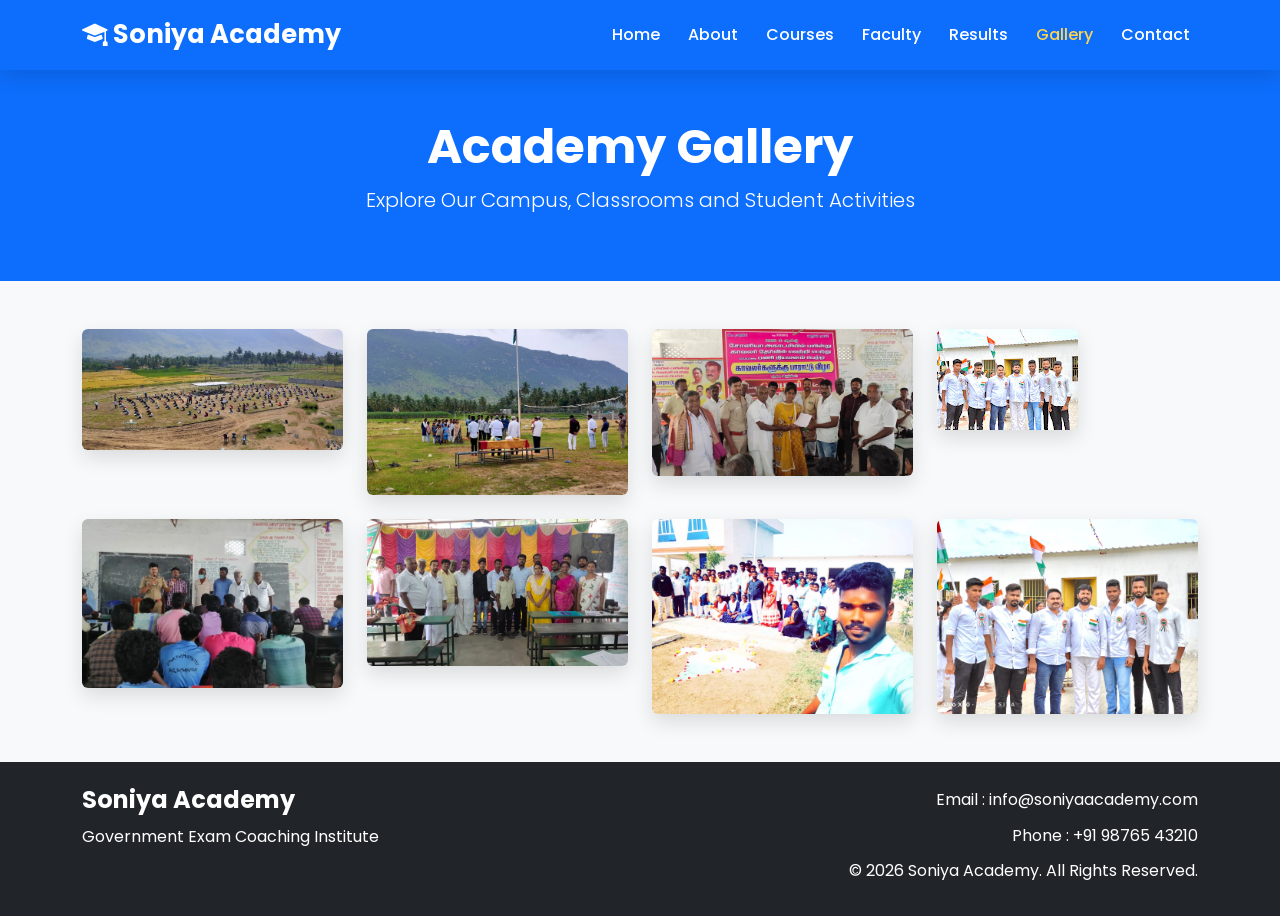
<file: Soniya-Academy-Website-main/Soniya-Academy/gallery.html>
<!DOCTYPE html>
<html lang="en">
<head>
<meta charset="UTF-8">
<meta name="viewport" content="width=device-width, initial-scale=1.0">

<title>Gallery | Soniya Academy</title>

<!-- Bootstrap CSS -->
<link href="https://cdn.jsdelivr.net/npm/bootstrap@5.3.3/dist/css/bootstrap.min.css" rel="stylesheet">

<!-- Bootstrap Icons -->
<link href="https://cdn.jsdelivr.net/npm/bootstrap-icons@1.11.3/font/bootstrap-icons.css" rel="stylesheet">

<!-- Custom CSS -->
<link rel="stylesheet" href="css/style.css">

</head>

<body>

<!-- Navbar -->

<nav class="navbar navbar-expand-lg navbar-dark bg-primary sticky-top shadow">

<div class="container">

<a class="navbar-brand fw-bold" href="index.html">
<i class="bi bi-mortarboard-fill"></i> Soniya Academy
</a>

<button class="navbar-toggler"
type="button"
data-bs-toggle="collapse"
data-bs-target="#navbarNav">

<span class="navbar-toggler-icon"></span>

</button>

<div class="collapse navbar-collapse" id="navbarNav">

<ul class="navbar-nav ms-auto">

<li class="nav-item">
<a class="nav-link" href="index.html">Home</a>
</li>

<li class="nav-item">
<a class="nav-link" href="about.html">About</a>
</li>

<li class="nav-item">
<a class="nav-link" href="courses.html">Courses</a>
</li>

<li class="nav-item">
<a class="nav-link" href="faculty.html">Faculty</a>
</li>

<li class="nav-item">
<a class="nav-link" href="results.html">Results</a>
</li>

<li class="nav-item">
<a class="nav-link active" href="gallery.html">Gallery</a>
</li>

<li class="nav-item">
<a class="nav-link" href="contact.html">Contact</a>
</li>

</ul>

</div>

</div>

</nav>

<!-- Banner -->

<section class="bg-primary text-white py-5">

<div class="container text-center">

<h1 class="display-5 fw-bold">
Academy Gallery
</h1>

<p class="lead">
Explore Our Campus, Classrooms and Student Activities
</p>

</div>

</section>

<!-- Gallery -->

<section class="py-5">

<div class="container">

<div class="row g-4 gallery">

<div class="col-md-3 col-sm-6">
<img src="images/gallery1.1.jpg" class="img-fluid rounded shadow">
</div>

<div class="col-md-3 col-sm-6">
<img src="images/gallery1.2.jpg" class="img-fluid rounded shadow">
</div>

<div class="col-md-3 col-sm-6">
<img src="images/gallery1.3.jpg" class="img-fluid rounded shadow">
</div>

<div class="col-md-3 col-sm-6">
<img src="images/gallery1.4.jpg" class="img-fluid rounded shadow">
</div>

<div class="col-md-3 col-sm-6">
<img src="images/gallery1.5.jpg" class="img-fluid rounded shadow">
</div>

<div class="col-md-3 col-sm-6">
<img src="images/gallery1.6.jpg" class="img-fluid rounded shadow">
</div>

<div class="col-md-3 col-sm-6">
<img src="images/gallery1.7.jpg" class="img-fluid rounded shadow">
</div>

<div class="col-md-3 col-sm-6">
<img src="images/gallery1.8.jpg" class="img-fluid rounded shadow">
</div>

</div>

</div>

</section>

<!-- Footer -->

<footer class="bg-dark text-white py-4">

<div class="container">

<div class="row">

<div class="col-md-6">

<h4>Soniya Academy</h4>

<p>
Government Exam Coaching Institute
</p>

</div>

<div class="col-md-6 text-md-end">

<p>Email : info@soniyaacademy.com</p>

<p>Phone : +91 98765 43210</p>

<p>© 2026 Soniya Academy. All Rights Reserved.</p>

</div>

</div>

</div>

</footer>

<!-- Bootstrap JS -->

<script src="https://cdn.jsdelivr.net/npm/bootstrap@5.3.3/dist/js/bootstrap.bundle.min.js"></script>

<!-- Custom JS -->

<script src="js/script.js"></script>

</body>
</html>
</file>
<file: Soniya-Academy-Website-main/Soniya-Academy/css/style.css>
/* ============================
   Soniya Academy - style.css
   Professional Blue Theme
============================ */

/* Google Font */
@import url('https://fonts.googleapis.com/css2?family=Poppins:wght@300;400;500;600;700;800&display=swap');

*{
    margin:0;
    padding:0;
    box-sizing:border-box;
    font-family:'Poppins',sans-serif;
}

html{
    scroll-behavior:smooth;
}

body{
    background:#f8f9fa;
    color:#333;
    line-height:1.7;
}

/* Navbar */

.navbar{
    transition:.3s;
}

.navbar-brand{
    font-size:1.6rem;
    font-weight:700;
}

.nav-link{
    color:#fff !important;
    margin-left:12px;
    font-weight:500;
    transition:.3s;
}

.nav-link:hover,
.nav-link.active{
    color:#ffd54f !important;
}

/* Hero Section */

.hero{
    min-height:90vh;
    display:flex;
    align-items:center;
    background:linear-gradient(rgba(13,110,253,.85),rgba(13,110,253,.85)),
    url("https://images.unsplash.com/photo-1523050854058-8df90110c9f1?w=1600");
    background-size:cover;
    background-position:center;
}

.hero h1{
    font-weight:700;
}

.hero p{
    font-size:1.1rem;
}

.hero img{
    border-radius:15px;
}

/* Buttons */

.btn{
    border-radius:50px;
    padding:10px 25px;
    transition:.3s;
}

.btn:hover{
    transform:translateY(-3px);
}

/* Cards */

.card{
    border:none;
    border-radius:15px;
    transition:.4s;
}

.card:hover{
    transform:translateY(-10px);
    box-shadow:0 12px 30px rgba(0,0,0,.15)!important;
}

.card img{
    border-top-left-radius:15px;
    border-top-right-radius:15px;
}

/* Icons */

.card i,
.display-4{
    color:#023883;
}

/* Sections */

section{
    padding-top:70px;
    padding-bottom:70px;
}

/* Page Banner */

.bg-primary{
    background:#0d6efd !important;
}

/* Statistics */

.bg-primary h2{
    font-weight:700;
}

/* Forms */

.form-control,
.form-select{
    border-radius:10px;
    padding:12px;
}

.form-control:focus,
.form-select:focus{
    border-color:#0d6efd;
    box-shadow:0 0 10px rgba(13,110,253,.25);
}

/* Contact Icons */

.bi{
    transition:.3s;
}

.bi:hover{
    color:#0d6efd;
    cursor:pointer;
}

/* Footer */

footer{
    background:#1f2937;
}

footer h4{
    font-weight:700;
}

footer p{
    margin-bottom:8px;
}

/* Images */

img{
    max-width:100%;
}

.rounded-circle{
    width:120px;
    height:120px;
    object-fit:cover;
}

/* Course Lists */

.card ul{
    padding-left:20px;
}

.card ul li{
    margin-bottom:8px;
}

/* Tables */

table{
    background:#fff;
}

/* Map */

iframe{
    border:0;
    border-radius:15px;
}

/* Headings */

h1,h2,h3,h4,h5{
    font-weight:700;
}

/* Shadows */

.shadow{
    box-shadow:0 8px 20px rgba(0,0,0,.12)!important;
}

/* Hover Animation */

img{
    transition:.4s;
}

img:hover{
    transform:scale(1.02);
}

/* Responsive */

@media(max-width:992px){

.hero{
    text-align:center;
    min-height:auto;
    padding:80px 0;
}

.hero img{
    margin-top:40px;
}

.nav-link{
    margin-left:0;
    padding:10px;
}

}

@media(max-width:768px){

.display-4{
    font-size:2.2rem;
}

.hero h1{
    font-size:2rem;
}

section{
    padding-top:50px;
    padding-bottom:50px;
}

.card{
    margin-bottom:20px;
}

}

@media(max-width:576px){

.navbar-brand{
    font-size:1.3rem;
}

.hero h1{
    font-size:1.7rem;
}

.hero p{
    font-size:1rem;
}

.btn{
    width:100%;
    margin-bottom:10px;
}

}

/* Smooth Fade Animation */

.fade-up{
    animation:fadeUp .8s ease;
}

@keyframes fadeUp{

from{
opacity:0;
transform:translateY(40px);
}

to{
opacity:1;
transform:translateY(0);
}

}
</file>
